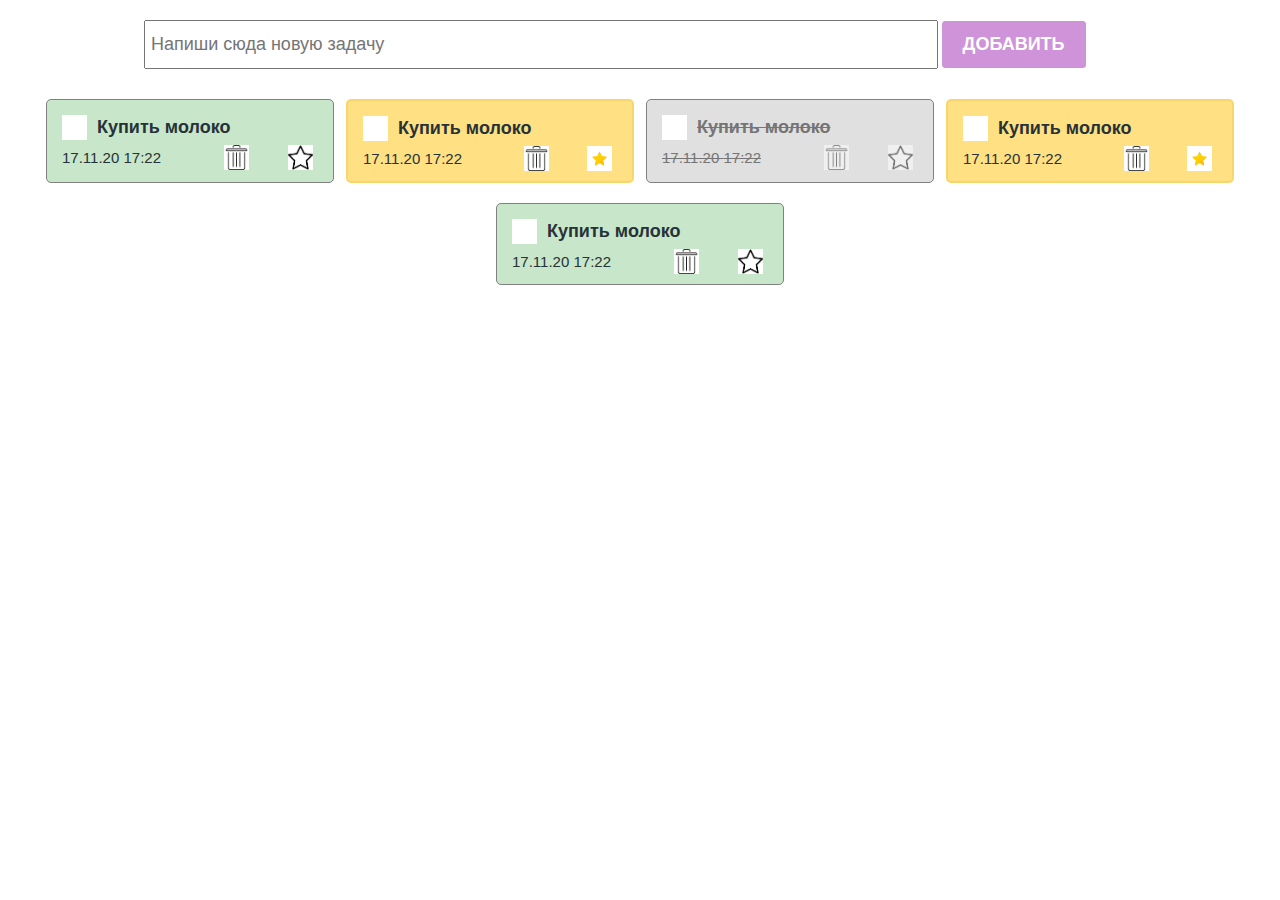
<file: todo2/index.html>
<!DOCTYPE html>
<html lang="en">
<head>
    <meta charset="UTF-8">
    <meta name="viewport" content="width=device-width, initial-scale=1.0">
    <title>Document</title>
    <link rel="stylesheet" href="./styles/index.css">
    <link rel="stylesheet" href="./styles/checkbox.css">
</head> 
<body>
    <section>
        <div class="create_container">
            <input 
            class="create_input"
            type="text"
            placeholder="Напиши сюда новую задачу">
            <button class="create_button">Добавить</button>
        </div>

        <div class="todo_container">
            <div class="todo_item">
                <div class="todo_item_header">
                    <label class="checkbox_container">
                        <input type="checkbox">
                        <span class="checkmark"></span>
                    </label>
                    <h4>Купить молоко</h4>
                </div>
                <div class="todo_item_footer">
                    <p>17.11.20 <span>17:22</span></p>
                    <div class="action_buttons"></div>
                    <img src="./icons/images.png">
                    <img src="./icons/images (1).png">
                </div>
            </div>
            <div class="todo_item marked">
                <div class="todo_item_header">
                    <label class="checkbox_container">
                        <input type="checkbox">
                        <span class="checkmark"></span>
                    </label>
                    <h4>Купить молоко</h4>
                </div>
                <div class="todo_item_footer">
                    <p>17.11.20 <span>17:22</span></p>
                    <div class="action_buttons"></div>
                    <img src="./icons/images.png">
                    <img src="./icons/start_53876-25533.jpg">
                </div>
            </div>
            <div class="todo_item done">
                <div class="todo_item_header">
                    <label class="checkbox_container">
                        <input type="checkbox">
                        <span class="checkmark"></span>
                    </label>
                    <h4>Купить молоко</h4>
                </div>
                <div class="todo_item_footer">
                    <p>17.11.20 <span>17:22</span></p>
                    <div class="action_buttons"></div>
                    <img src="./icons/images.png">
                    <img src="./icons/images (1).png">
                </div>
            </div>
            <div class="todo_item marked">
                <div class="todo_item_header">
                    <label class="checkbox_container">
                        <input type="checkbox">
                        <span class="checkmark"></span>
                    </label>
                    <h4>Купить молоко</h4>
                </div>
                <div class="todo_item_footer">
                    <p>17.11.20 <span>17:22</span></p>
                    <div class="action_buttons"></div>
                    <img src="./icons/images.png">
                    <img src="./icons/start_53876-25533.jpg">
                </div>
            </div>
            <div class="todo_item">
                <div class="todo_item_header">
                    <label class="checkbox_container">
                        <input type="checkbox">
                        <span class="checkmark"></span>
                    </label>
                    <h4>Купить молоко</h4>
                </div>
                <div class="todo_item_footer">
                    <p>17.11.20 <span>17:22</span></p>
                    <div class="action_buttons"></div>
                    <img src="./icons/images.png">
                    <img src="./icons/images (1).png">
                </div>
            </div>
            </div>
        </div>
    </section>
</body>
</html>
</file>
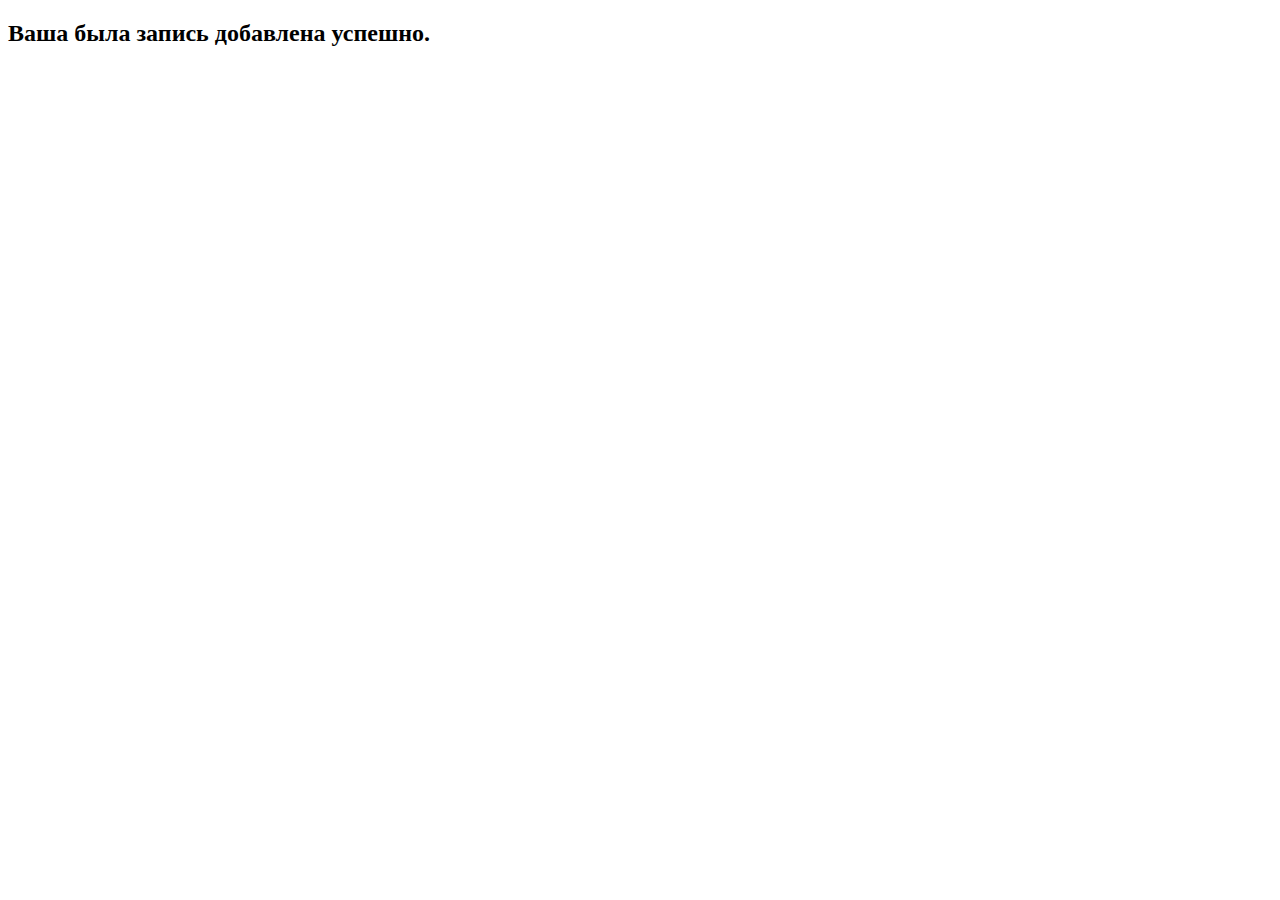
<file: main/templates/create.html>
<!DOCTYPE html>
<html lang="en">
<head>
    <meta charset="UTF-8">
    <meta name="viewport" content="width=device-width, initial-scale=1.0">
    <title>Create</title>
</head>
<body>
    <h2>Ваша была запись добавлена успешно.</h2> 
</body>
</html>
</file>
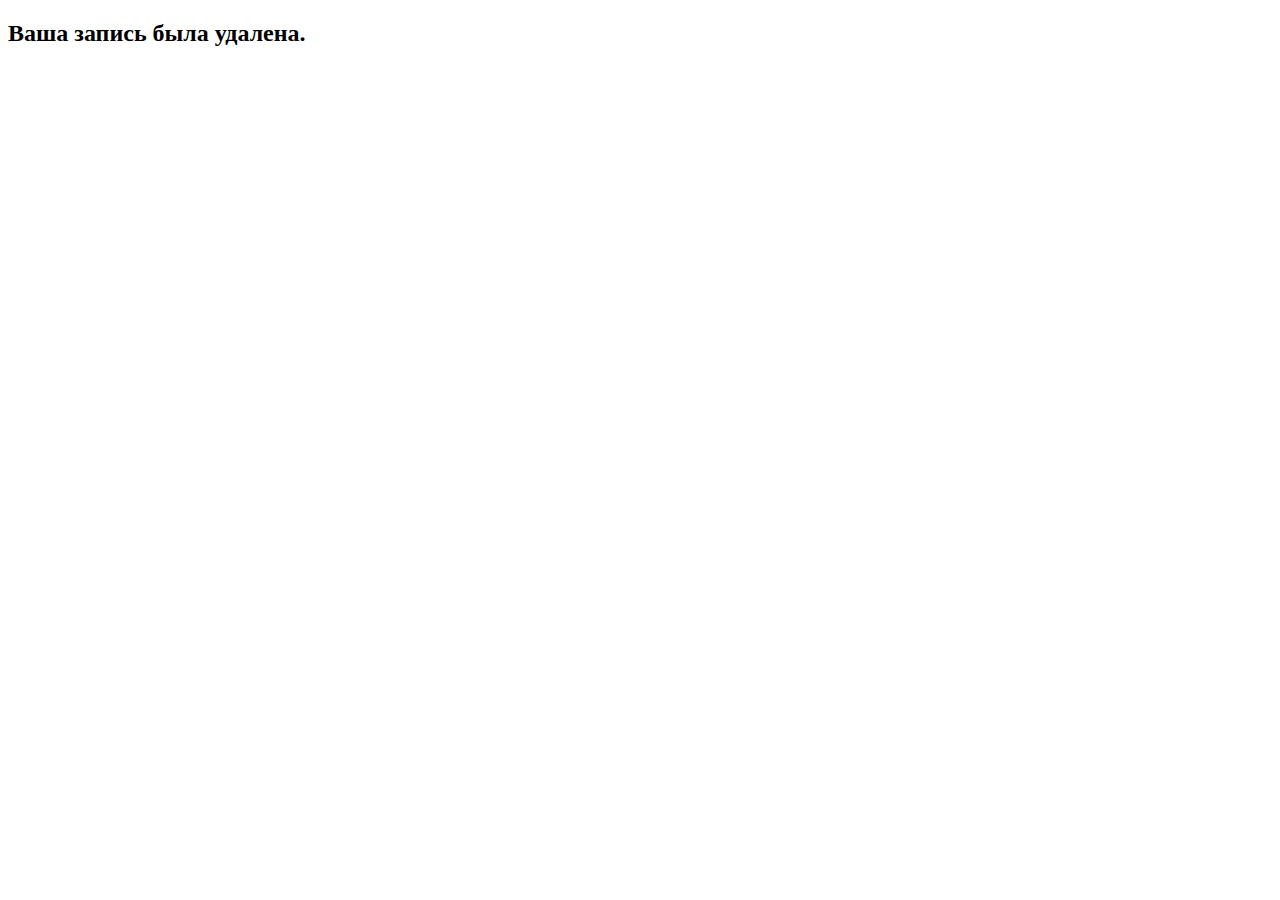
<file: main/templates/delete.html>
<!DOCTYPE html>
<html lang="en">
<head>
    <meta charset="UTF-8">
    <meta name="viewport" content="width=device-width, initial-scale=1.0">
    <title>Delete</title>
</head>
<body>
    <h2>Ваша запись была удалена.</h2>
</body>
</html>
</file>
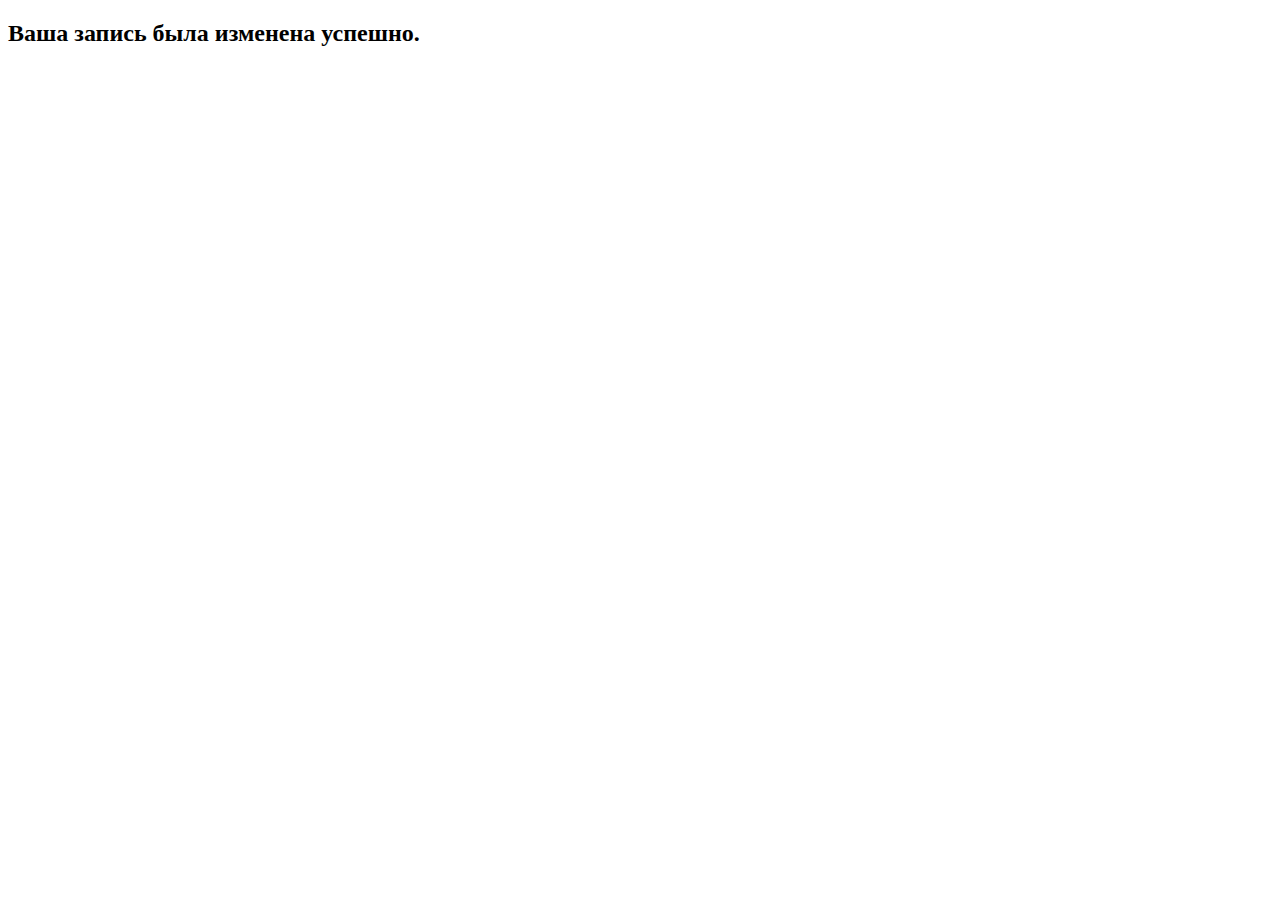
<file: main/templates/update.html>
<!DOCTYPE html>
<html lang="en">
<head>
    <meta charset="UTF-8">
    <meta name="viewport" content="width=device-width, initial-scale=1.0">
    <title>Update</title>
</head>
<body>
    <h2>Ваша запись была изменена успешно.</h2>
</body>
</html>
</file>
<file: todo2/styles/index.css>
*{
    box-sizing: border-box;
    margin: 0;
    padding: 0;
    color: #263238;
}  

section{
    width: 100%;
    padding: 20px;
    display: flex;
    flex-direction: column;
    align-items: center;
}

.create_container{
    width: 80%;
}

.create_input{
    padding: 12px 5px;
    font-size: 18px;
    width: 80%;
}

.create_button{
    padding: 12px 20px;
    background-color: #CE93D8;
    border: 1px solid #CE93D8;
    color: white;
    font-size: 18px;
    text-transform: uppercase;
    font-weight: bold;
    border-radius: 3px;
    cursor: pointer;
} 

.create_button:active{
    border: 1px solid #CE93D8;
    box-shadow: 2px 2px 5px 1px #fce4fc;
}

.todo_container{
    padding: 30px 20px;
    display: flex;
    justify-content: space-around;
    flex-wrap: wrap;
    width: 100%;
} 

.todo_item{
    border: 1px solid gray;
    border-radius: 5px;
    width: 24%;
    padding: 10px 15px;
    background-color: #C8E6C9;
    margin-bottom: 20px;
} 

.todo_item.done{
    background-color: #e0e0e0;
    text-decoration: line-through;
    color: #757575;
}

.todo_item.done h4, .todo_item.done p, .todo_item.done span{
    color: #757575;
} 

.todo_item.done img{
    opacity: 0.5;
}  

.todo_item.marked{
    background-color: #FFE082;
    border: 2px solid #fad66a;
} 

.todo_item_header{
    display: flex;
    align-items: center;
    min-height: 35px;
}

.todo_item_header h4{
    font-size: 18px;
    font-family: sans-serif;
} 

.todo_item_footer{
    display: flex;
    justify-content: space-between;
    align-items: center;
} 

.todo_item_footer p{
    font-size: 15px;
    font-family: sans-serif;
} 

.todo_item_footer.action_buttons{
    display: flex;
} 

.todo_item_footer img{
    width: 25px;
    height: 25px;
    margin: 0 5px;
    cursor: pointer;
}
</file>
<file: todo2/styles/checkbox.css>
.checkbox_container{
    display: block;
    position: relative;
    padding-left: 35px;
    margin-bottom: 12px;
    cursor: pointer;
    font-size: 22px;
    -webkit-user-select: none;
    -moz-user-select: none;
    -ms-user-select: none;
    user-select: none;
} 

/*Hide the brouser's default checkbox*/

.checkbox_container input{
    position: absolute;
    opacity: 0;
    cursor: pointer;
    height: 0;
    width: 0;
} 

/*create a custom checkbox*/

.checkmark{
    position: absolute;
    top: -7px;
    left: 0px;
    height: 25px;
    width: 25px;
    background-color: rgb(255,255,255);
} 


/*When the checkbox is checked, add blue background*/

.checkbox_container input:checked ~ .checkmark{
    background-color: #2196F3;
} 

/*Create the checkmark/indicator (hidden when not check) */

.checkmark:after{
    content: "";
    position: absolute;
    display: none;
} 

/* Show the checkmark when checked*/

.checkbox_container input:checked ~ .checkmark:after {
    display: block;
} 

/* Style the checkmark/indicator*/

.checkbox_container .checkmark:after{
    left: 9px;
    top: 5px;
    width: 5px;
    height: 10px;
    border: solid white;
    border-width: 0 3px 3px 0;
    -webkit-transform: rotate(45deg); 
    -ms-transform: rotate(45deg);
    transform: rotate(45deg);
}
</file>
